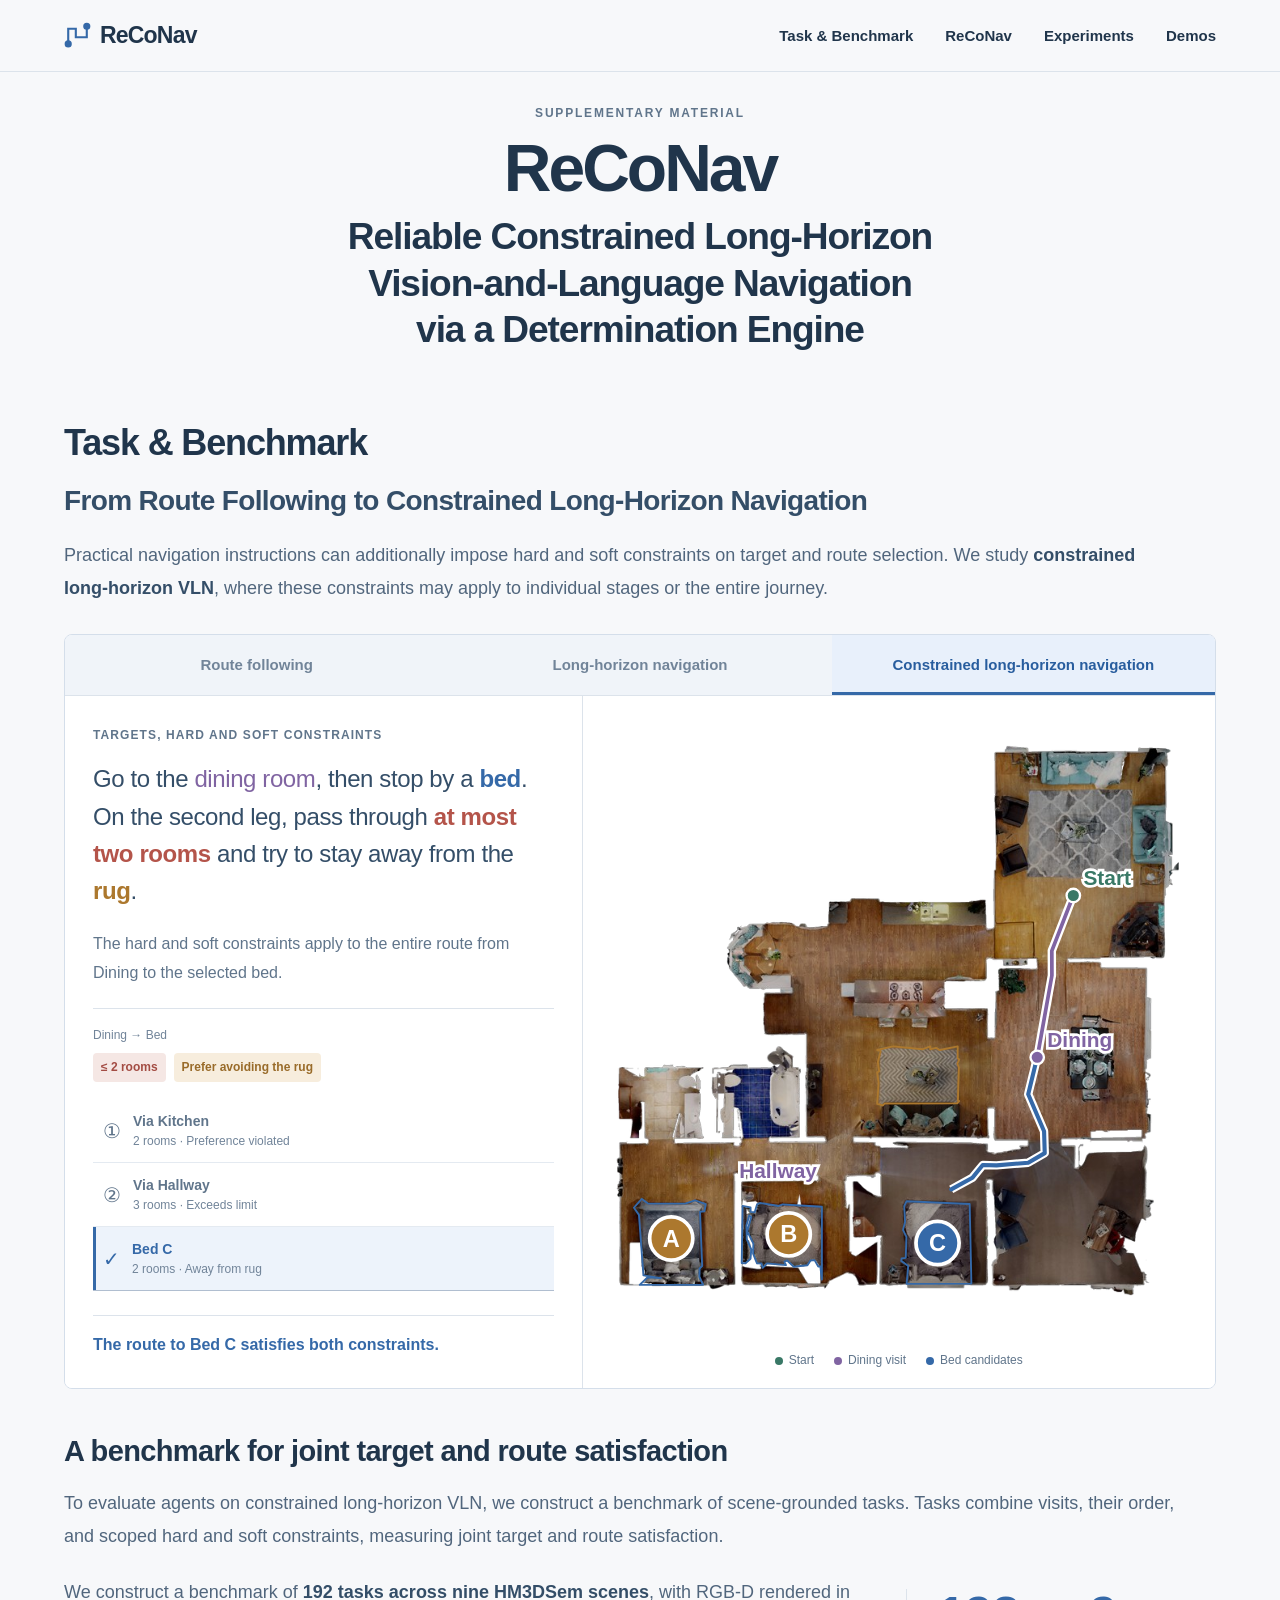
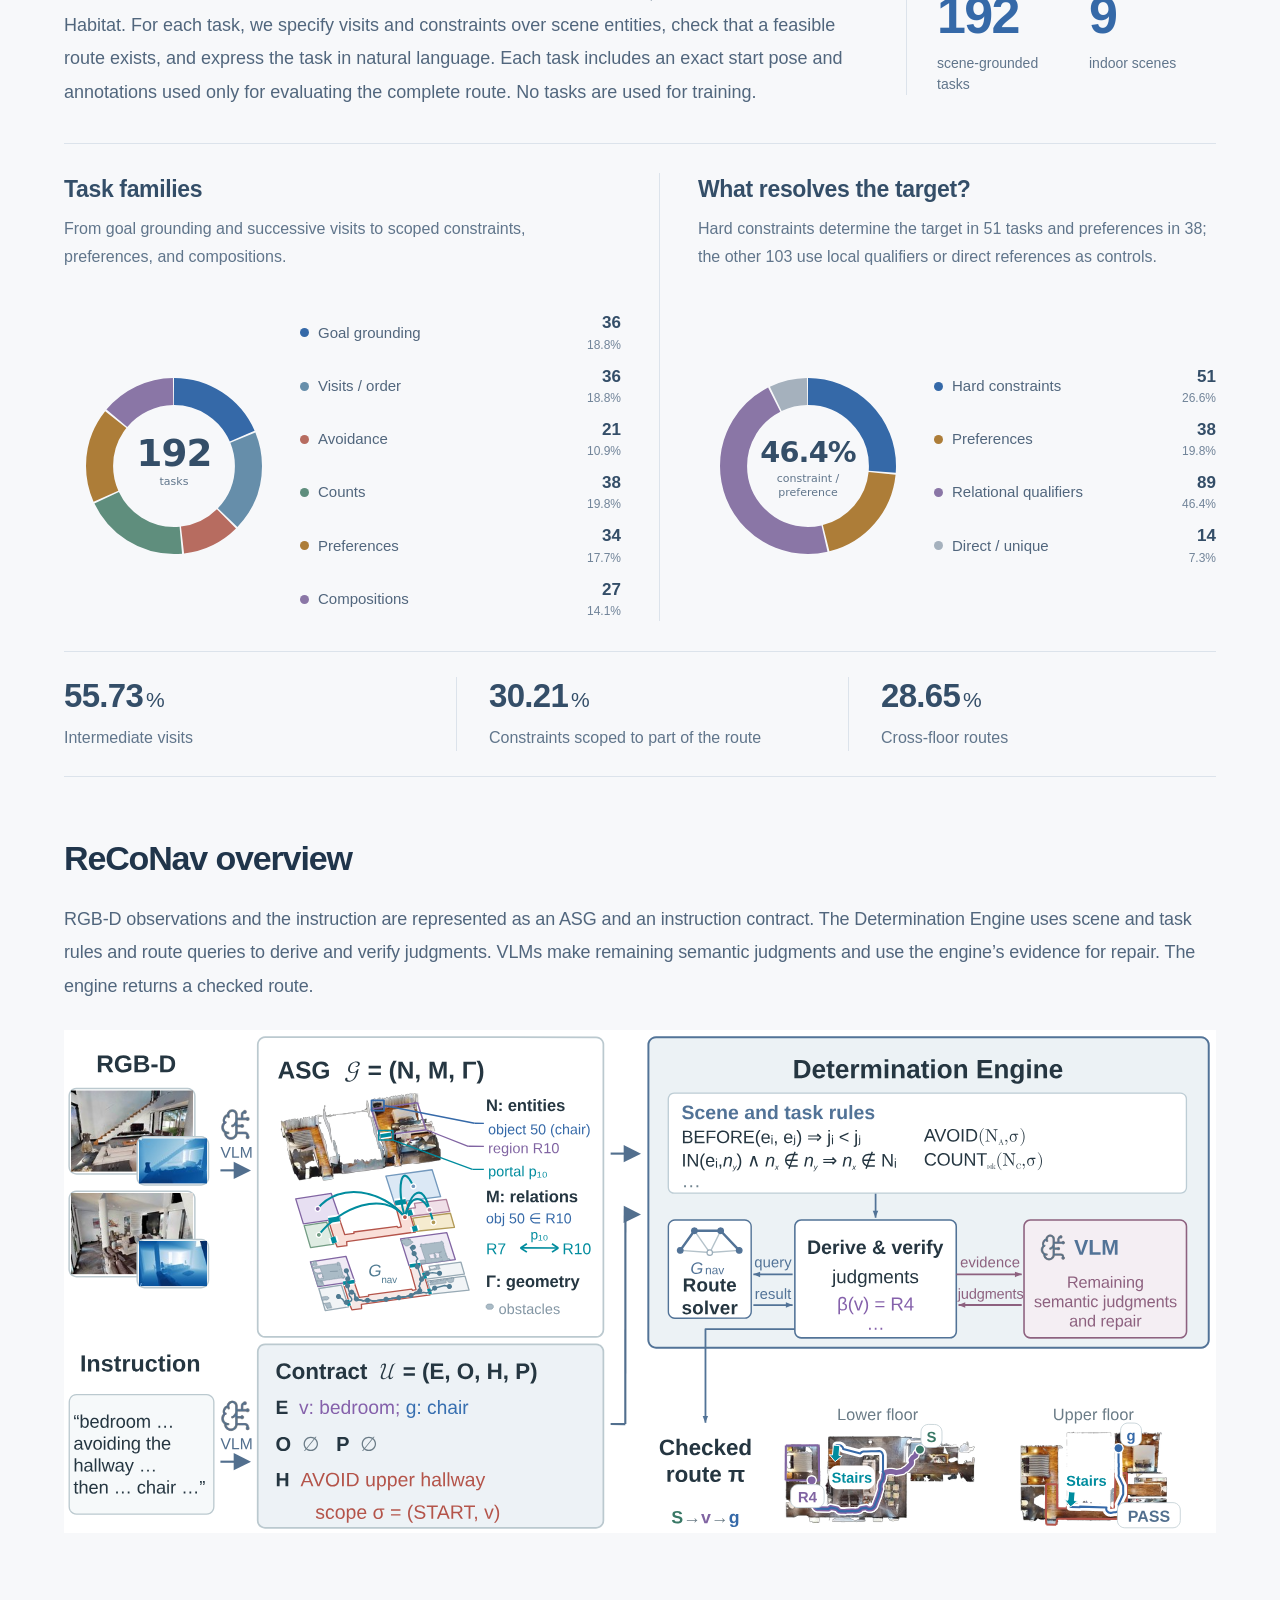
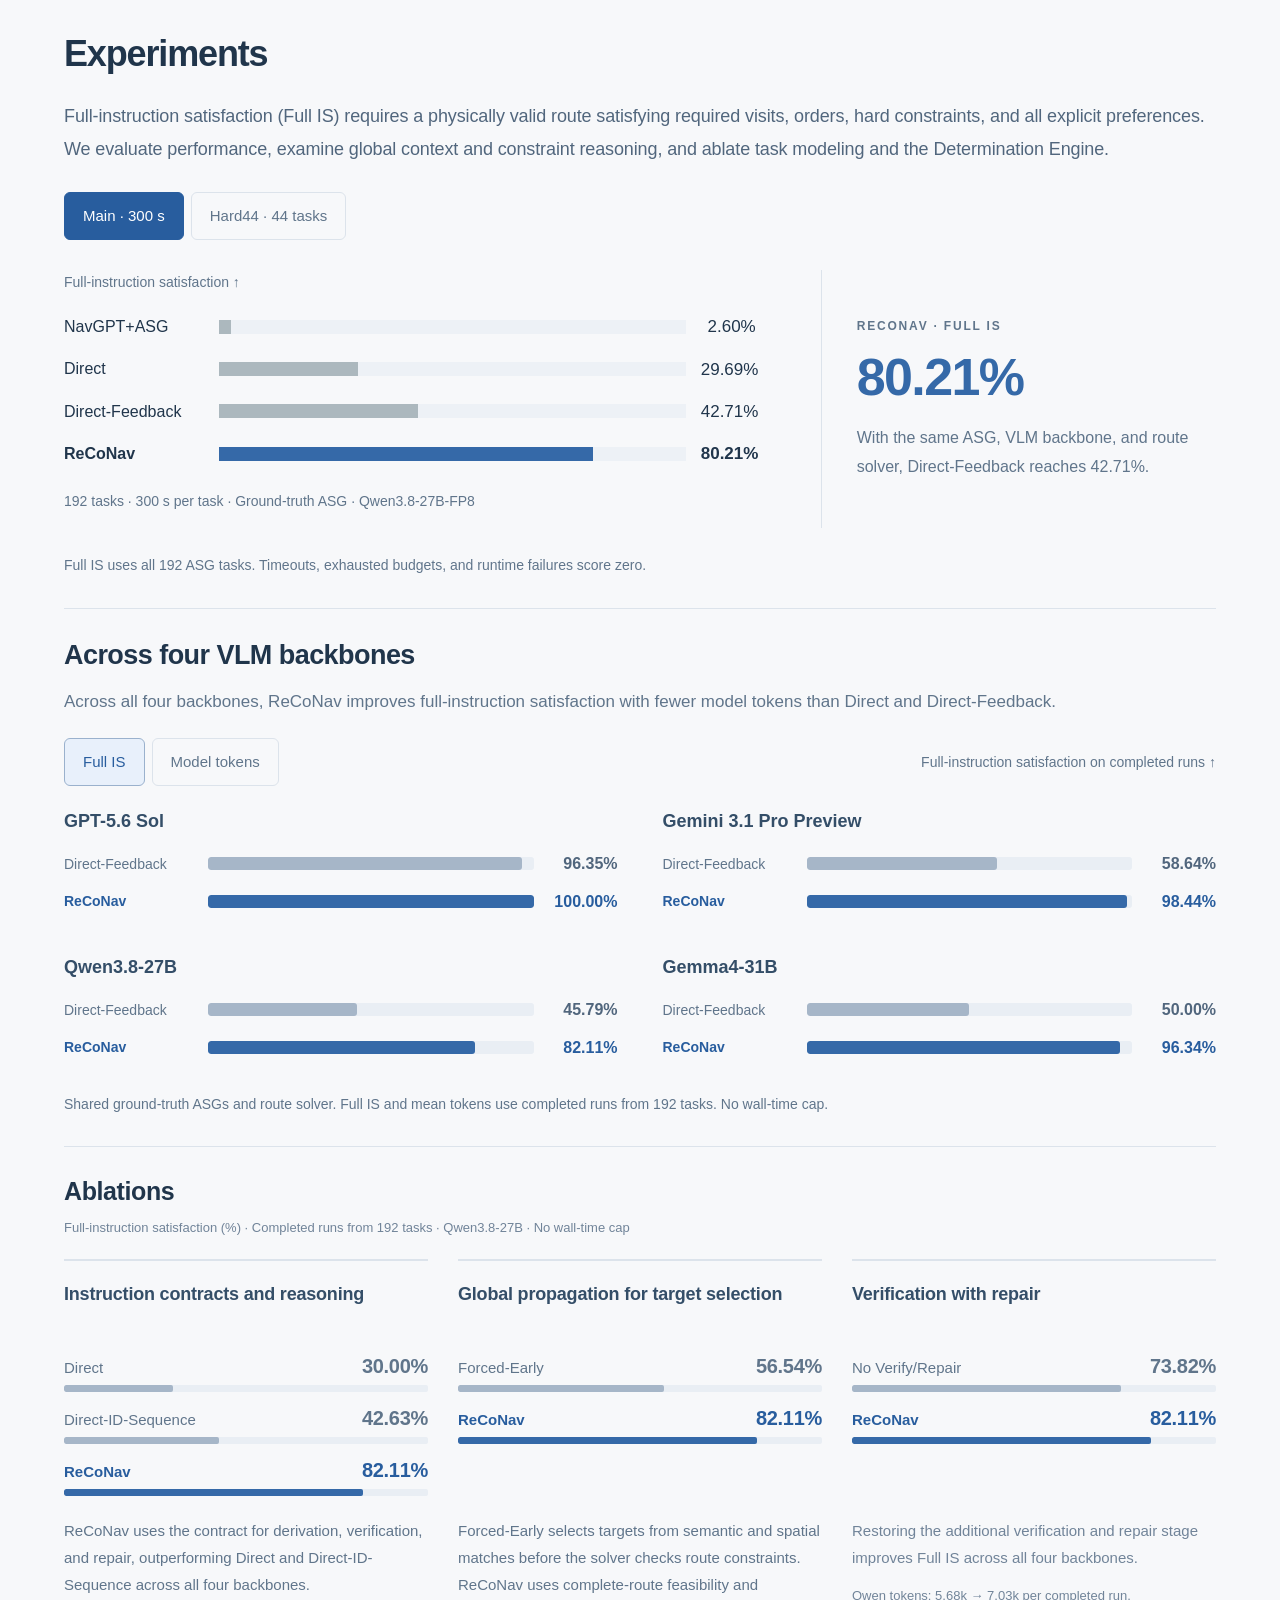
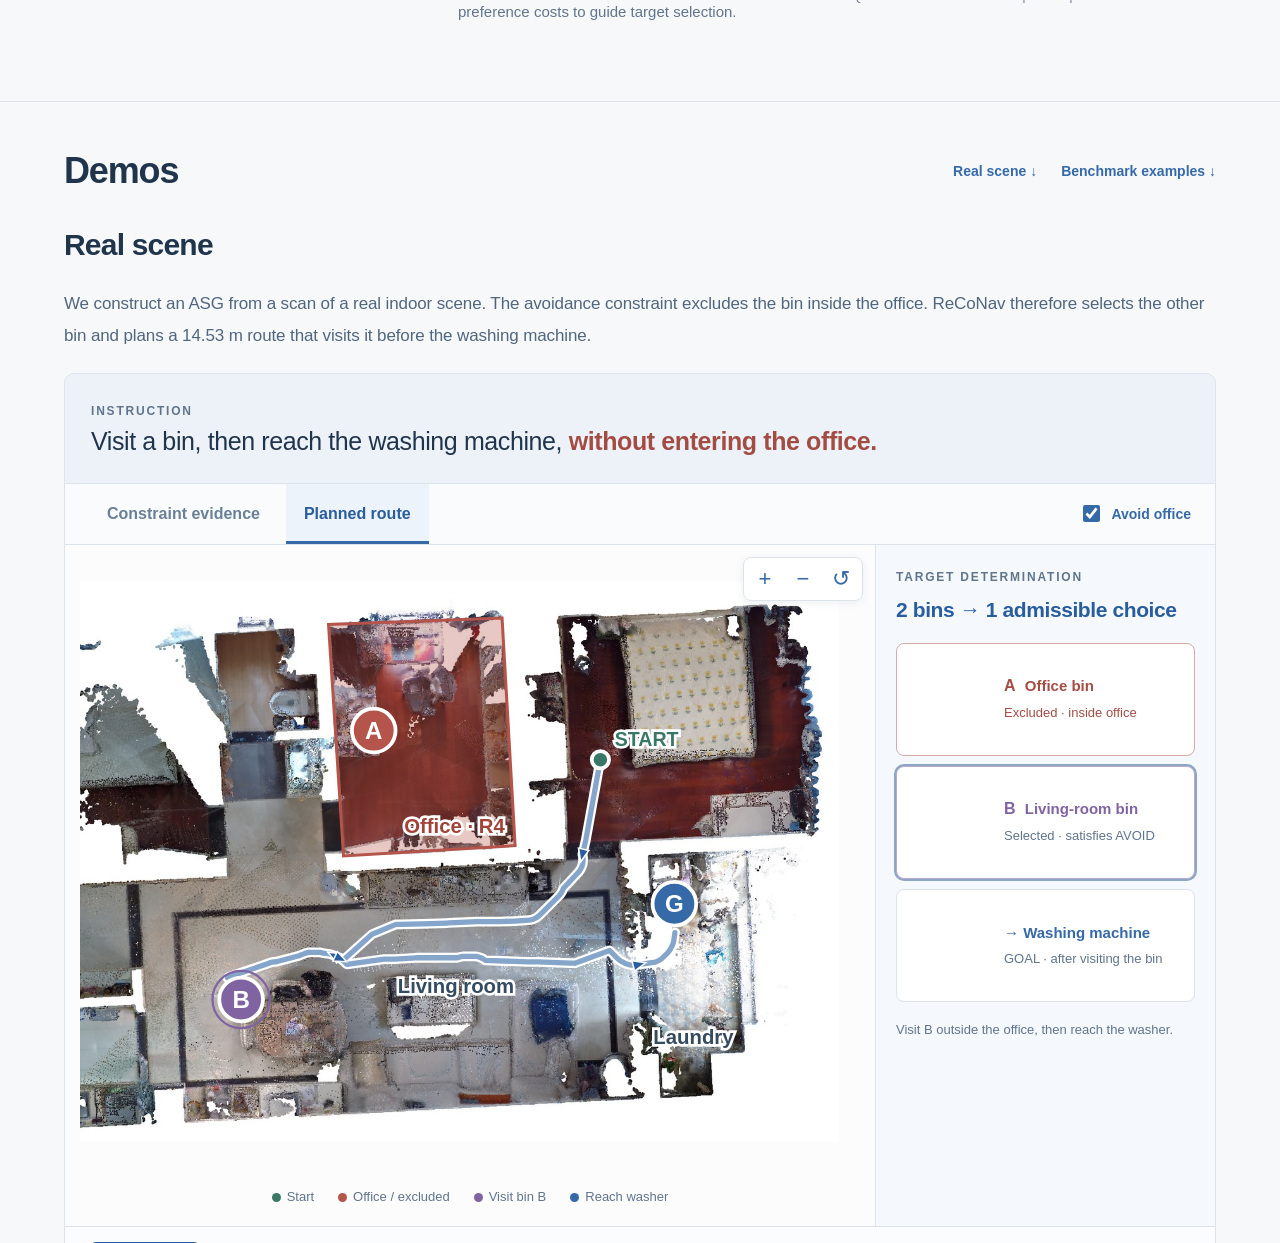
<file: index.html>
<!doctype html>
<html lang="en">
<head>
  <meta charset="utf-8">
  <meta name="viewport" content="width=device-width, initial-scale=1">
  <meta http-equiv="refresh" content="0; url=site/">
  <title>ReCoNav</title>
</head>
<body><a href="site/">Open the ReCoNav project page</a></body>
</html>
</file>
